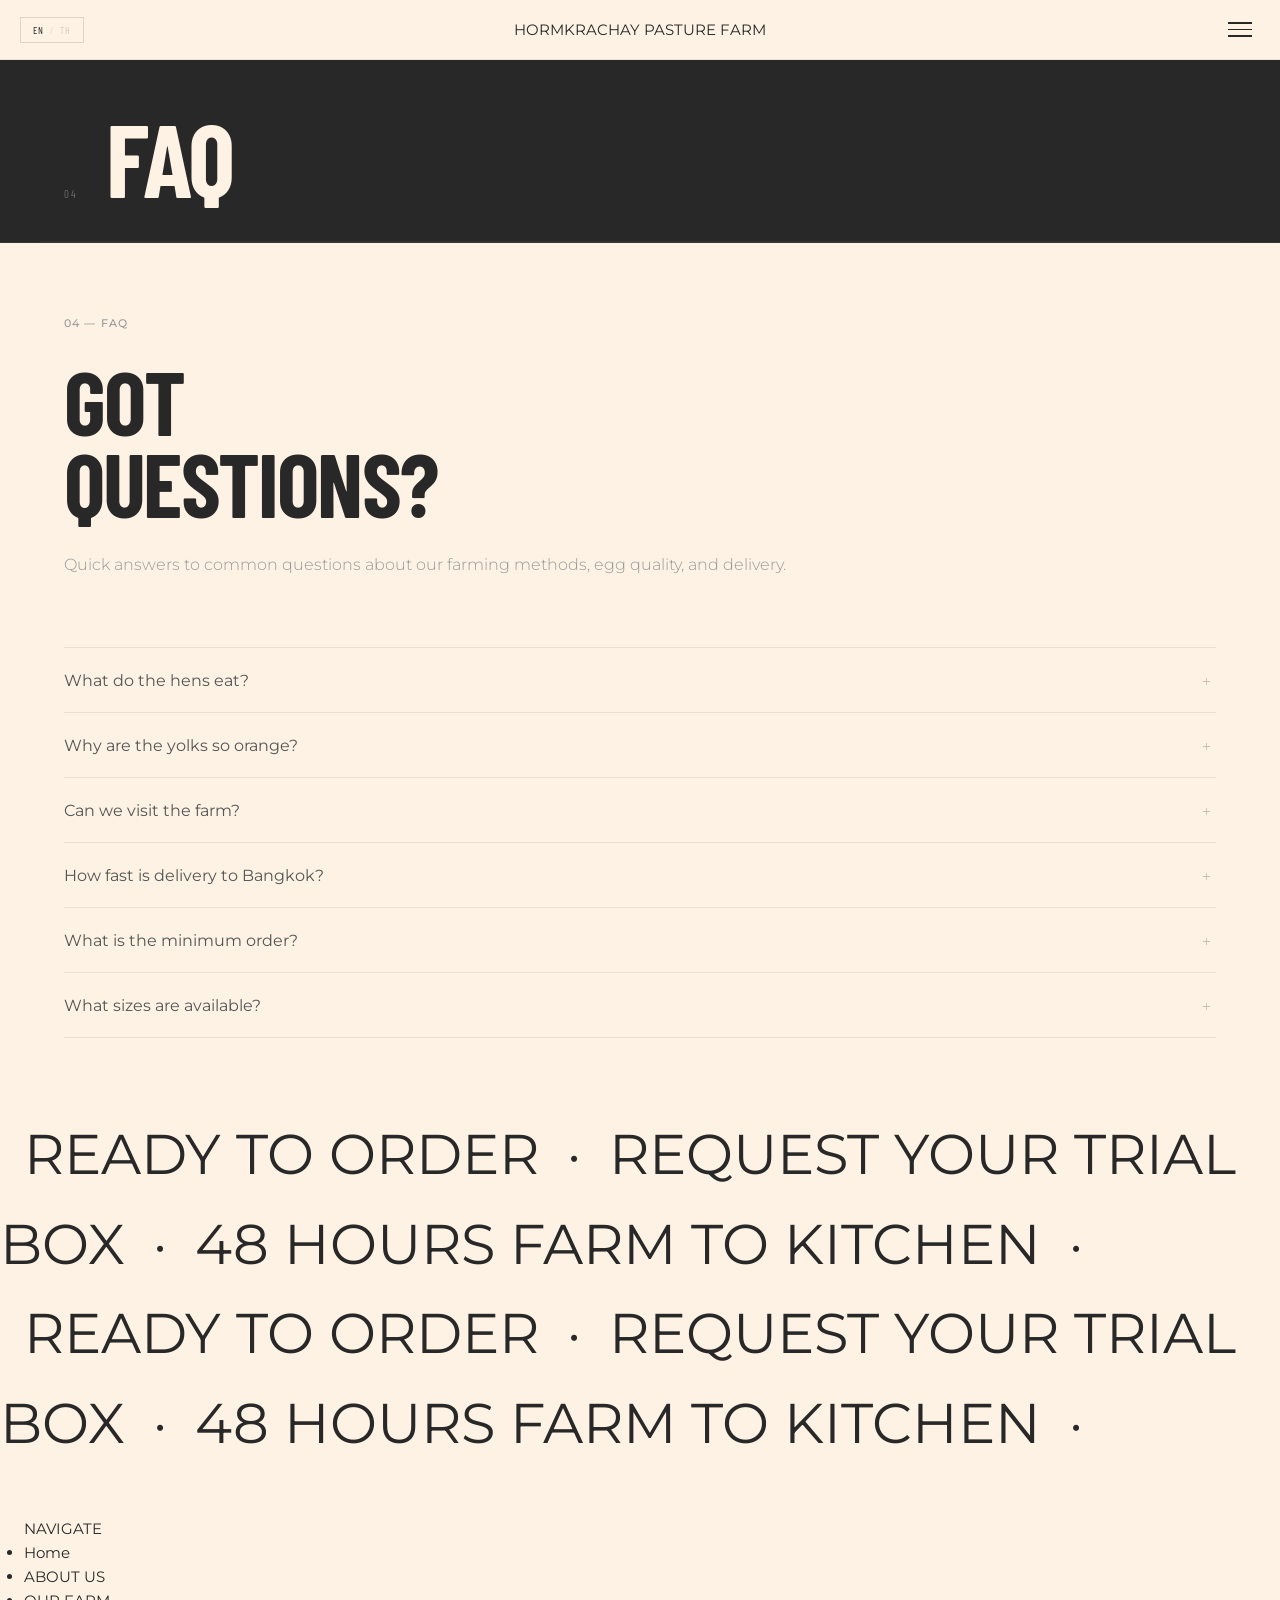
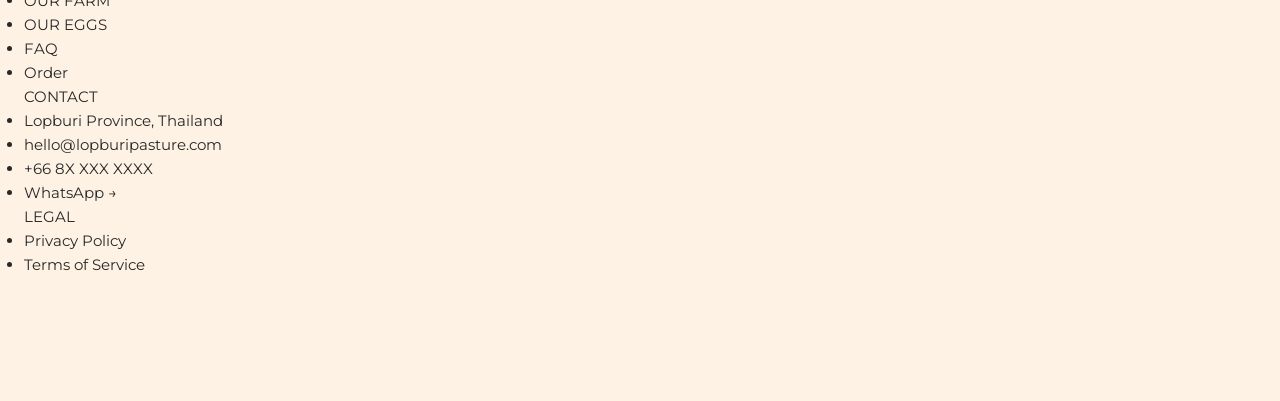
<file: faq.html>
<!DOCTYPE html>
<html lang="en">
<head>
  <meta charset="UTF-8" />
  <meta name="viewport" content="width=device-width, initial-scale=1.0" />
  <title>FAQ — Hormkrachay Pasture Farm</title>
  <link rel="preconnect" href="https://fonts.googleapis.com" />
  <link rel="preconnect" href="https://fonts.gstatic.com" crossorigin />
  <link href="https://fonts.googleapis.com/css2?family=Barlow+Condensed:wght@600;700&family=Cormorant+Garamond:ital,wght@0,300;1,300;1,400&family=Montserrat:wght@300;400;500&family=Roboto:wght@300;400&family=Playfair+Display:wght@400&display=swap" rel="stylesheet" />
  <link rel="stylesheet" href="styles.css" />
</head>
<body>

  <!-- NAV -->
  <nav class="nav" id="nav">
    <div class="nav-links">
      <a href="index.html#about-expanded" data-i18n="nav_about">ABOUT US</a>
      <a href="index.html#farm-expanded"        data-i18n="nav_farm">OUR FARM</a>
      <a href="index.html#eggs-expanded"   data-i18n="nav_eggs">OUR EGGS</a>
      <a href="faq.html"         data-i18n="nav_faq">FAQ</a>
    </div>
    <a href="index.html" class="nav-brand" data-i18n="nav_brand">LOPBURI PASTURE</a>
    <div class="nav-right">
      <button class="lang-toggle" id="langToggle" aria-label="Toggle language">
        <span class="lang-opt" data-lang="en">EN</span>
        <span class="lang-sep">/</span>
        <span class="lang-opt" data-lang="th">TH</span>
      </button>
      <a href="index.html#contact-expanded" class="btn-nav" data-i18n="nav_cta">CONTACT US</a>
    </div>
    <button class="nav-hamburger" id="navHamburger" aria-label="Open menu">
      <span></span><span></span><span></span>
    </button>
  </nav>

  <!-- MOBILE DRAWER -->
  <div class="mobile-drawer" id="mobileDrawer">
    <button class="drawer-close" id="drawerClose">✕</button>
    <div class="drawer-links">
      <a href="index.html#about-expanded" onclick="closeDrawer()" data-i18n="nav_about">ABOUT US</a>
      <a href="index.html#farm-expanded"        onclick="closeDrawer()" data-i18n="nav_farm">OUR FARM</a>
      <a href="index.html#eggs-expanded"   onclick="closeDrawer()" data-i18n="nav_eggs">OUR EGGS</a>
      <a href="faq.html"         onclick="closeDrawer()" data-i18n="nav_faq">FAQ</a>
    </div>
    <a href="index.html#contact-expanded" onclick="closeDrawer()" class="drawer-cta" data-i18n="nav_cta">CONTACT US</a>
  </div>

  <!-- PAGE HERO BAND -->
  <div class="page-band">
    <div class="container">
      <span class="page-band-num">04</span>
      <h1 class="page-band-title" data-i18n="nav_faq">FAQ</h1>
    </div>
  </div>

  <!-- FAQ -->
  <section class="section section-off" id="faq">
    <div class="container faq-container">
      <div class="faq-left">
        <div class="section-label" data-i18n="faq_label">04 — FAQ</div>
        <h2 class="faq-h2" data-i18n="faq_title">GOT<br>QUESTIONS?</h2>
        <p class="body-text" data-i18n="faq_sub">Quick answers to common questions about our farming methods, egg quality, and delivery.</p>
      </div>
      <div class="faq-list">
        <div class="faq-item">
          <button class="faq-btn" aria-expanded="false">
            <span data-i18n="faq_q1">What do the hens eat?</span>
            <span class="faq-icon">+</span>
          </button>
          <div class="faq-answer" data-i18n="faq_a1">Our hens graze freely on open pasture and are supplemented with a non-GMO grain mix and Black Soldier Fly larvae for natural insect protein. No synthetic additives, antibiotics, or growth hormones — ever.</div>
        </div>
        <div class="faq-item">
          <button class="faq-btn" aria-expanded="false">
            <span data-i18n="faq_q2">Why are the yolks so orange?</span>
            <span class="faq-icon">+</span>
          </button>
          <div class="faq-answer" data-i18n="faq_a2">The deep amber yolk colour comes from carotenoids — natural pigments found in the grasses, insects, and forage our hens eat daily. This is a reliable marker of both diet quality and nutritional density.</div>
        </div>
        <div class="faq-item">
          <button class="faq-btn" aria-expanded="false">
            <span data-i18n="faq_q3">Can we visit the farm?</span>
            <span class="faq-icon">+</span>
          </button>
          <div class="faq-answer" data-i18n="faq_a3">Yes — we welcome scheduled visits from wholesale buyers, chefs, and media. Please contact us to arrange a farm tour. We believe in full transparency and are proud to show you exactly how we operate.</div>
        </div>
        <div class="faq-item">
          <button class="faq-btn" aria-expanded="false">
            <span data-i18n="faq_q4">How fast is delivery to Bangkok?</span>
            <span class="faq-icon">+</span>
          </button>
          <div class="faq-answer" data-i18n="faq_a4">Eggs are collected, graded, and dispatched within 24 hours. Bangkok delivery typically arrives within 48 hours of collection, maintaining peak freshness. We operate on a scheduled twice-weekly run for wholesale clients.</div>
        </div>
        <div class="faq-item">
          <button class="faq-btn" aria-expanded="false">
            <span data-i18n="faq_q5">What is the minimum order?</span>
            <span class="faq-icon">+</span>
          </button>
          <div class="faq-answer" data-i18n="faq_a5">Minimum order is 1,000 eggs per month for the standard B2B subscription. Trial boxes (30 eggs) are available on request before committing. Payment terms: COD or 7-day net for established accounts.</div>
        </div>
        <div class="faq-item">
          <button class="faq-btn" aria-expanded="false">
            <span data-i18n="faq_q6">What sizes are available?</span>
            <span class="faq-icon">+</span>
          </button>
          <div class="faq-answer" data-i18n="faq_a6">We grade by weight: No.0 Jumbo (70g+), No.1 Extra Large (65–70g), No.2 Large (60–65g), No.3 Medium (55–60g), No.4 Small (under 55g). No.2 Large is our hero SKU at ฿8.55/egg for volume accounts.</div>
        </div>
      </div>
    </div>
  </section>

  <!-- FOOTER MARQUEE -->
  <a href="index.html#contact-expanded" class="footer-marquee">
    <div class="footer-marquee-inner">
      <div class="footer-marquee-track">
        <span class="fm-item">READY TO ORDER</span>
        <span class="fm-sep">·</span>
        <span class="fm-item">REQUEST YOUR TRIAL BOX</span>
        <span class="fm-sep">·</span>
        <span class="fm-item">48 HOURS FARM TO KITCHEN</span>
        <span class="fm-sep">·</span>
        <span class="fm-item">READY TO ORDER</span>
        <span class="fm-sep">·</span>
        <span class="fm-item">REQUEST YOUR TRIAL BOX</span>
        <span class="fm-sep">·</span>
        <span class="fm-item">48 HOURS FARM TO KITCHEN</span>
        <span class="fm-sep">·</span>
      </div>
    </div>
  </a>

  <!-- SITE DIRECTORY -->
  <section class="site-dir">
    <div class="site-dir-inner">
      <div class="site-dir-col">
        <p class="sdc-head" data-i18n="dir_col_navigate">NAVIGATE</p>
        <ul class="sdc-list">
          <li><a href="index.html"        data-i18n="dir_home">Home</a></li>
          <li><a href="index.html#about-expanded"  data-i18n="nav_about">About Us</a></li>
          <li><a href="index.html#farm-expanded"         data-i18n="nav_farm">Our Farm</a></li>
          <li><a href="index.html#eggs-expanded"    data-i18n="nav_eggs">Our Eggs</a></li>
          <li><a href="faq.html"          data-i18n="nav_faq">FAQ</a></li>
          <li><a href="index.html#contact-expanded"      data-i18n="dir_contact">Order</a></li>
        </ul>
      </div>
      <div class="site-dir-col">
        <p class="sdc-head" data-i18n="footer_contact_head">CONTACT</p>
        <ul class="sdc-list">
          <li data-i18n="footer_location">Lopburi Province, Thailand</li>
          <li>hello@lopburipasture.com</li>
          <li>+66 8X XXX XXXX</li>
          <li><a href="#" data-i18n="footer_whatsapp">WhatsApp →</a></li>
        </ul>
      </div>
      <div class="site-dir-col">
        <p class="sdc-head" data-i18n="dir_col_legal">LEGAL</p>
        <ul class="sdc-list">
          <li><a href="#" data-i18n="footer_privacy">Privacy Policy</a></li>
          <li><a href="#" data-i18n="footer_terms">Terms of Service</a></li>
        </ul>
      </div>
    </div>
  </section>

  <!-- FOOTER BAR -->
  <div class="footer-bar">
    <div class="footer-bottom">
      <span data-i18n="footer_copy">© 2026 Hormkrachay Pasture Farm. All rights reserved.</span>
      <div class="footer-legal">
        <a href="#" data-i18n="footer_privacy">Privacy Policy</a>
        <a href="#" data-i18n="footer_terms">Terms of Service</a>
      </div>
    </div>
  </div>

  <script src="script.js"></script>
</body>
</html>
</file>
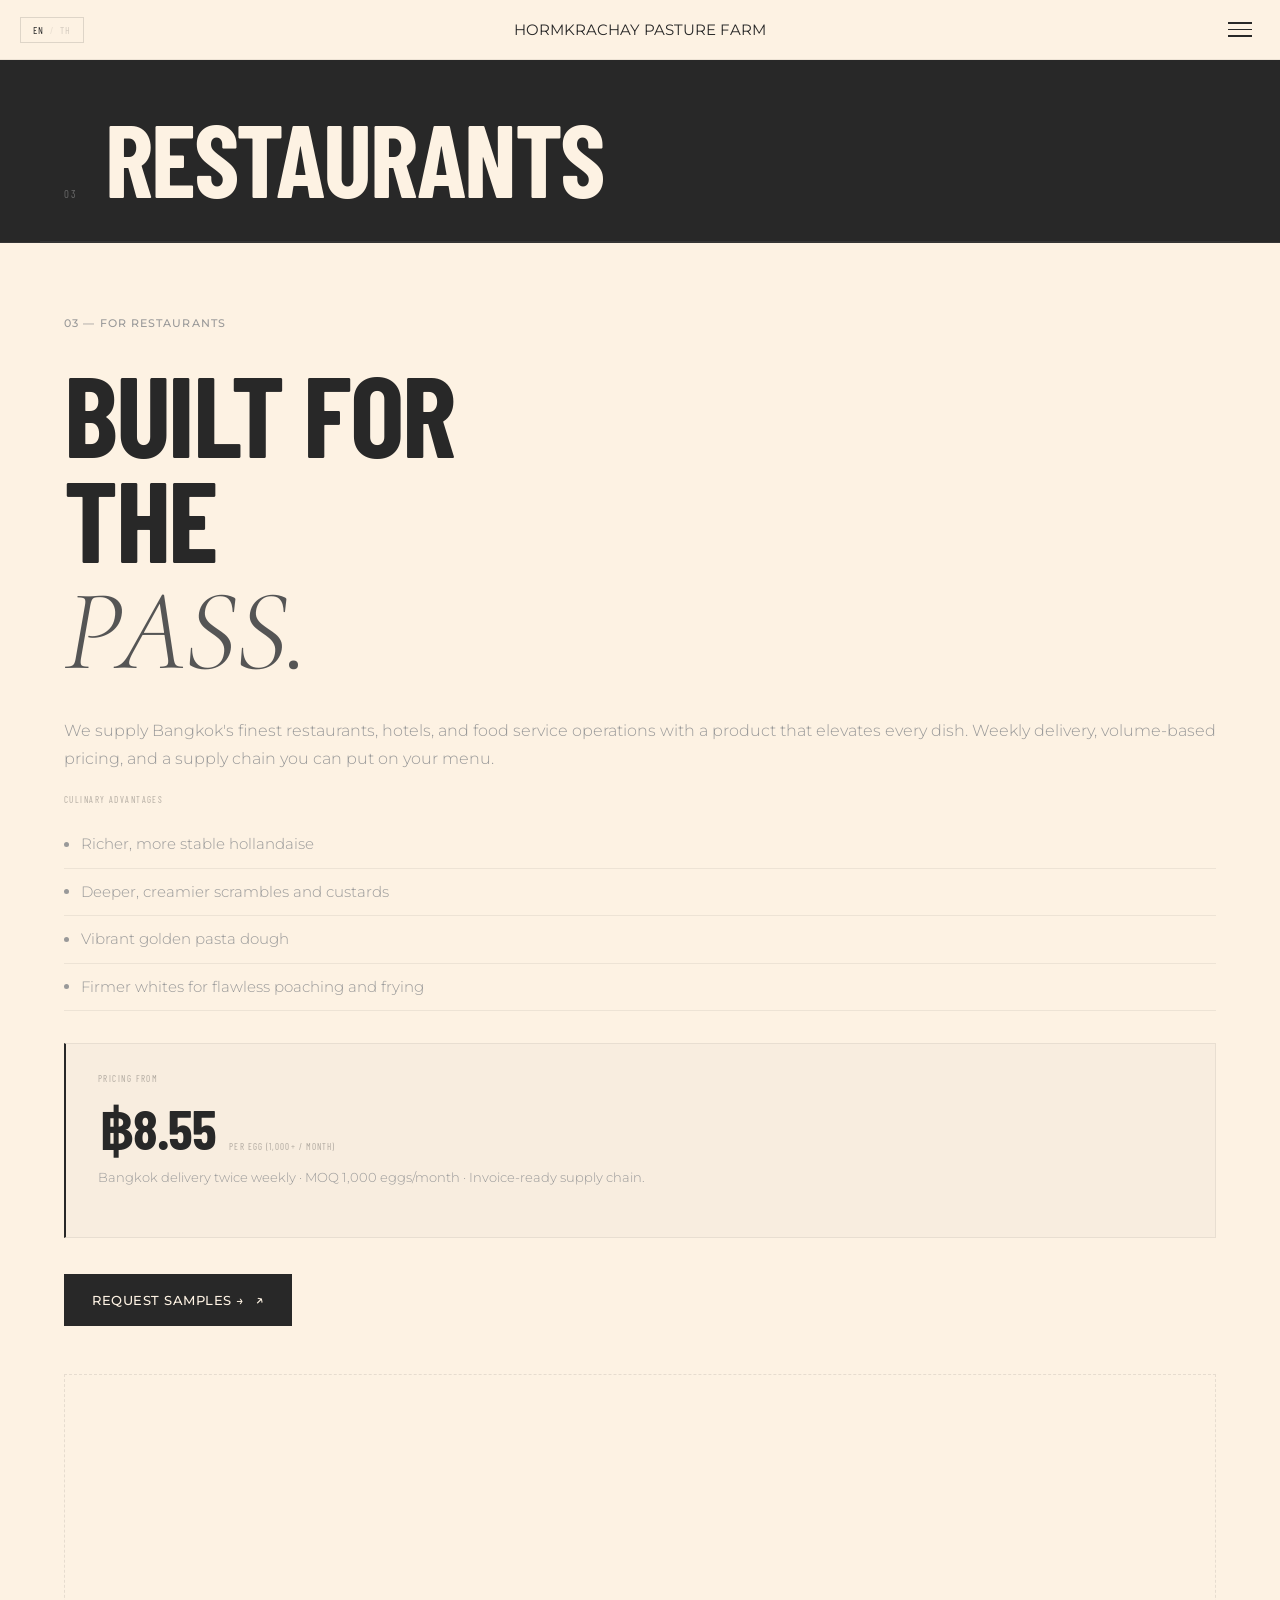
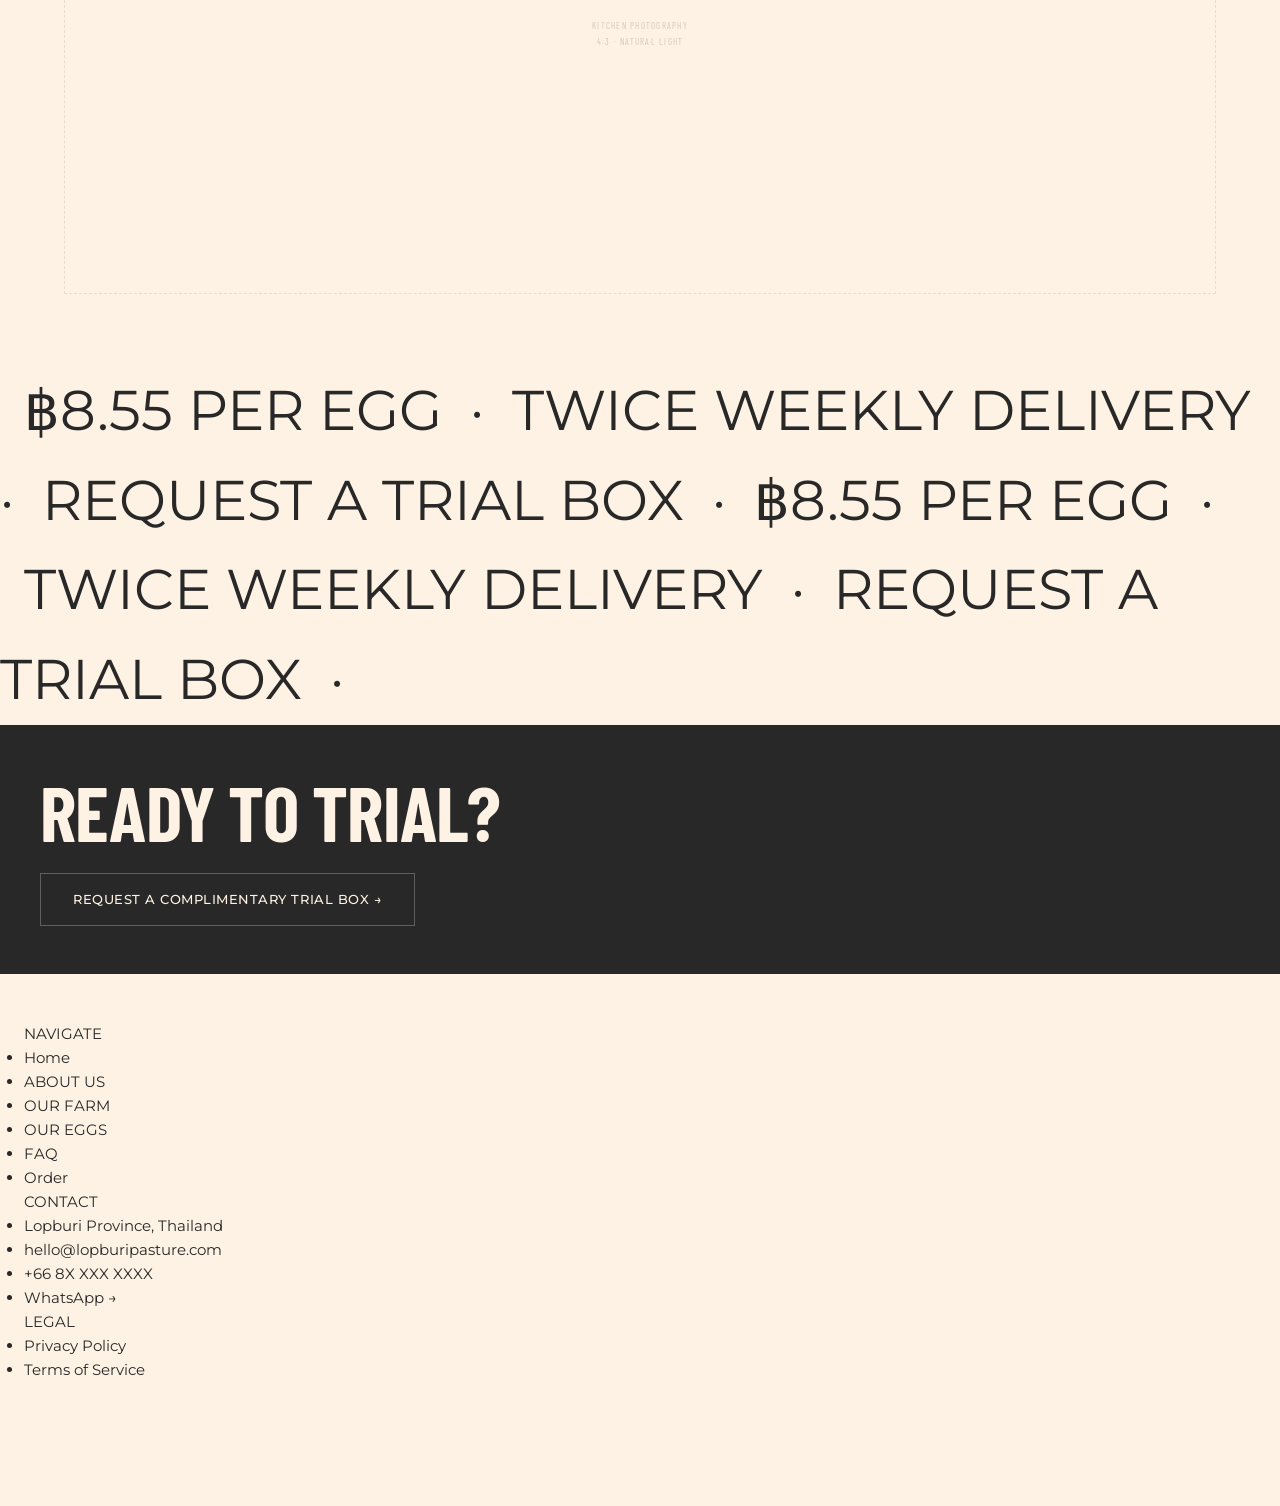
<file: restaurants.html>
<!DOCTYPE html>
<html lang="en">
<head>
  <meta charset="UTF-8" />
  <meta name="viewport" content="width=device-width, initial-scale=1.0" />
  <title>For Restaurants — Hormkrachay Pasture Farm</title>
  <link rel="preconnect" href="https://fonts.googleapis.com" />
  <link rel="preconnect" href="https://fonts.gstatic.com" crossorigin />
  <link href="https://fonts.googleapis.com/css2?family=Barlow+Condensed:wght@600;700&family=Cormorant+Garamond:ital,wght@0,300;1,300;1,400&family=Montserrat:wght@300;400;500&family=Roboto:wght@300;400&family=Playfair+Display:wght@400&display=swap" rel="stylesheet" />
  <link rel="stylesheet" href="styles.css" />
</head>
<body>

  <!-- NAV -->
  <nav class="nav" id="nav">
    <div class="nav-links">
      <a href="index.html#about-expanded" data-i18n="nav_about">ABOUT US</a>
      <a href="index.html#farm-expanded"        data-i18n="nav_farm">OUR FARM</a>
      <a href="index.html#eggs-expanded"   data-i18n="nav_eggs">OUR EGGS</a>
      <a href="faq.html"         data-i18n="nav_faq">FAQ</a>
    </div>
    <a href="index.html" class="nav-brand" data-i18n="nav_brand">LOPBURI PASTURE</a>
    <div class="nav-right">
      <button class="lang-toggle" id="langToggle" aria-label="Toggle language">
        <span class="lang-opt" data-lang="en">EN</span>
        <span class="lang-sep">/</span>
        <span class="lang-opt" data-lang="th">TH</span>
      </button>
      <a href="index.html#contact-expanded" class="btn-nav" data-i18n="nav_cta">CONTACT US</a>
    </div>
    <button class="nav-hamburger" id="navHamburger" aria-label="Open menu">
      <span></span><span></span><span></span>
    </button>
  </nav>

  <!-- MOBILE DRAWER -->
  <div class="mobile-drawer" id="mobileDrawer">
    <button class="drawer-close" id="drawerClose">✕</button>
    <div class="drawer-links">
      <a href="index.html#about-expanded" onclick="closeDrawer()" data-i18n="nav_about">ABOUT US</a>
      <a href="index.html#farm-expanded"        onclick="closeDrawer()" data-i18n="nav_farm">OUR FARM</a>
      <a href="index.html#eggs-expanded"   onclick="closeDrawer()" data-i18n="nav_eggs">OUR EGGS</a>
      <a href="faq.html"         onclick="closeDrawer()" data-i18n="nav_faq">FAQ</a>
    </div>
    <a href="index.html#contact-expanded" onclick="closeDrawer()" class="drawer-cta" data-i18n="nav_cta">CONTACT US</a>
  </div>

  <!-- PAGE HERO BAND -->
  <div class="page-band">
    <div class="container">
      <span class="page-band-num">03</span>
      <h1 class="page-band-title" data-i18n="nav_restaurants">RESTAURANTS</h1>
    </div>
  </div>

  <!-- FOR RESTAURANTS -->
  <section class="section" id="restaurants">
    <div class="container">
      <div class="section-label" data-i18n="rest_label">03 — FOR RESTAURANTS</div>
      <div class="split-layout reverse">
        <div class="split-text">
          <h2 class="section-h2" data-i18n="rest_title">BUILT FOR<br>THE<br><em>PASS.</em></h2>
          <p class="body-text" data-i18n="rest_sub">We supply Bangkok's finest restaurants, hotels, and food service operations with a product that elevates every dish. Weekly delivery, volume-based pricing, and a supply chain you can put on your menu.</p>
          <div class="culinary-block">
            <p class="block-label" data-i18n="rest_adv_label">CULINARY ADVANTAGES</p>
            <ul class="culinary-list">
              <li data-i18n="rest_li1">Richer, more stable hollandaise</li>
              <li data-i18n="rest_li2">Deeper, creamier scrambles and custards</li>
              <li data-i18n="rest_li3">Vibrant golden pasta dough</li>
              <li data-i18n="rest_li4">Firmer whites for flawless poaching and frying</li>
            </ul>
          </div>
          <div class="pricing-strip">
            <p class="block-label" data-i18n="rest_pricing_label">PRICING FROM</p>
            <div class="price-row">
              <span class="price-num">฿8.55</span>
              <span class="price-unit" data-i18n="rest_per_egg">PER EGG (1,000+ / MONTH)</span>
            </div>
            <p class="body-text small" data-i18n="rest_delivery">Bangkok delivery twice weekly · MOQ 1,000 eggs/month · Invoice-ready supply chain.</p>
          </div>
          <a href="index.html#contact-expanded" class="btn-primary" data-i18n="rest_cta">REQUEST SAMPLES →</a>
        </div>
        <div class="split-img">
          <div class="img-placeholder tall">
            <span class="img-placeholder-label">KITCHEN PHOTOGRAPHY<br>4:3 · NATURAL LIGHT</span>
          </div>
        </div>
      </div>
    </div>
  </section>

  <!-- FOOTER MARQUEE -->
  <a href="index.html#contact-expanded" class="footer-marquee">
    <div class="footer-marquee-inner">
      <div class="footer-marquee-track">
        <span class="fm-item">฿8.55 PER EGG</span>
        <span class="fm-sep">·</span>
        <span class="fm-item">TWICE WEEKLY DELIVERY</span>
        <span class="fm-sep">·</span>
        <span class="fm-item">REQUEST A TRIAL BOX</span>
        <span class="fm-sep">·</span>
        <span class="fm-item">฿8.55 PER EGG</span>
        <span class="fm-sep">·</span>
        <span class="fm-item">TWICE WEEKLY DELIVERY</span>
        <span class="fm-sep">·</span>
        <span class="fm-item">REQUEST A TRIAL BOX</span>
        <span class="fm-sep">·</span>
      </div>
    </div>
  </a>

  <!-- FULL-WIDTH CTA BAND -->
  <div class="cta-band">
    <div class="cta-band-inner">
      <p class="cta-band-text" data-i18n="cta_band_text">READY TO TRIAL?</p>
      <a href="index.html#contact-expanded" class="btn-band" data-i18n="cta_band_btn">REQUEST A COMPLIMENTARY TRIAL BOX →</a>
    </div>
  </div>

  <!-- SITE DIRECTORY -->
  <section class="site-dir">
    <div class="site-dir-inner">
      <div class="site-dir-col">
        <p class="sdc-head" data-i18n="dir_col_navigate">NAVIGATE</p>
        <ul class="sdc-list">
          <li><a href="index.html"        data-i18n="dir_home">Home</a></li>
          <li><a href="index.html#about-expanded"  data-i18n="nav_about">About Us</a></li>
          <li><a href="index.html#farm-expanded"         data-i18n="nav_farm">Our Farm</a></li>
          <li><a href="index.html#eggs-expanded"    data-i18n="nav_eggs">Our Eggs</a></li>
          <li><a href="faq.html"          data-i18n="nav_faq">FAQ</a></li>
          <li><a href="index.html#contact-expanded"      data-i18n="dir_contact">Order</a></li>
        </ul>
      </div>
      <div class="site-dir-col">
        <p class="sdc-head" data-i18n="footer_contact_head">CONTACT</p>
        <ul class="sdc-list">
          <li data-i18n="footer_location">Lopburi Province, Thailand</li>
          <li>hello@lopburipasture.com</li>
          <li>+66 8X XXX XXXX</li>
          <li><a href="#" data-i18n="footer_whatsapp">WhatsApp →</a></li>
        </ul>
      </div>
      <div class="site-dir-col">
        <p class="sdc-head" data-i18n="dir_col_legal">LEGAL</p>
        <ul class="sdc-list">
          <li><a href="#" data-i18n="footer_privacy">Privacy Policy</a></li>
          <li><a href="#" data-i18n="footer_terms">Terms of Service</a></li>
        </ul>
      </div>
    </div>
  </section>

  <!-- FOOTER BAR -->
  <div class="footer-bar">
    <div class="footer-bottom">
      <span data-i18n="footer_copy">© 2026 Hormkrachay Pasture Farm. All rights reserved.</span>
      <div class="footer-legal">
        <a href="#" data-i18n="footer_privacy">Privacy Policy</a>
        <a href="#" data-i18n="footer_terms">Terms of Service</a>
      </div>
    </div>
  </div>

  <script src="script.js"></script>
</body>
</html>
</file>
<file: styles.css>
/* =============================================
   LOPBURI PASTURE — STYLES
   Cargokite-inspired dark editorial aesthetic
   ============================================= */

*, *::before, *::after { box-sizing: border-box; margin: 0; padding: 0; }

@font-face { font-family: 'Sukhumvit Set'; src: url('font/SukhumvitSet-Thin.ttf') format('truetype'); font-weight: 100; font-display: swap; }
@font-face { font-family: 'Sukhumvit Set'; src: url('font/SukhumvitSet-Light.ttf') format('truetype'); font-weight: 300; font-display: swap; }
@font-face { font-family: 'Sukhumvit Set'; src: url('font/SukhumvitSet-Text.ttf') format('truetype'); font-weight: 400; font-display: swap; }
@font-face { font-family: 'Sukhumvit Set'; src: url('font/SukhumvitSet-Medium.ttf') format('truetype'); font-weight: 500; font-display: swap; }
@font-face { font-family: 'Sukhumvit Set'; src: url('font/SukhumvitSet-SemiBold.ttf') format('truetype'); font-weight: 600; font-display: swap; }
@font-face { font-family: 'Sukhumvit Set'; src: url('font/SukhumvitSet-Bold.ttf') format('truetype'); font-weight: 700; font-display: swap; }



:root {
  /* ── 3-COLOR PALETTE ──────────────────── */
  /* 1. White — all light surfaces          */
  --bg:       #fdf2e3;
  --bg-off:   #fdf2e3;
  --bg-white: #fdf2e3;
  /* 2. Black — text, dark sections         */
  --bg-dark:  #282828;
  --bg-dark2: #282828;
  --ink:      #282828;
  --ink2:     #555555;
  --ink3:     #999999;
  /* 3. Gold — MINIMAL USE ONLY             */
  /*    (nav CTA, ticker band, btn hover)   */
  --amber:    #B08A2A;
  --amber2:   #8E6E1E;
  /* Borders                                */
  --border:   rgba(40,40,40,0.08);
  --border-d: rgba(255,255,255,0.08);

  --font-display: 'Barlow Condensed', sans-serif;
  --font-hero:    'Ramabhadra', sans-serif;
  --font-accent:  'Cormorant Garamond', serif;
  --font-sans:    'Montserrat', sans-serif;
}

html[lang="th"] {
  --font-display: 'Noto Sans Thai', sans-serif;
  --font-hero:    'Noto Sans Thai', sans-serif;
  --font-accent:  'Noto Sans Thai', sans-serif;
  --font-sans:    'Noto Sans Thai', sans-serif;
}
html[lang="th"] .nav-links a {
  font-family: 'Noto Sans Thai', sans-serif;
  font-size: 14px;
  font-weight: 600;
}
html[lang="th"] .panel-heading {
  font-family: 'Noto Sans Thai', sans-serif;
  font-weight: 700;
  font-size: 20px;
}
html[lang="th"] .panel-footer-block {
  font-family: 'Mitr', sans-serif;
}
html[lang="th"] .eggs-editorial-heading {
  font-weight: 700;
}
html[lang="th"] .eggs-editorial-heading {
  font-family: 'Noto Sans Thai', sans-serif;
}
html[lang="th"] .eggs-editorial-body {
  font-family: 'Mitr', sans-serif;
  font-weight: 400;
  font-size: 18px;
}
html[lang="th"] em {
  font-style: italic;
}
html[lang="th"] .panel-heading em {
  font-size: 29px;
}
html[lang="th"] .hero-sub {
  font-size: 16px;
}

html { scroll-behavior: smooth; }
body {
  font-family: var(--font-sans);
  background: var(--bg);
  color: var(--ink);
  line-height: 1.6;
  font-size: 15px;
  overflow-x: hidden;
}

/* ── TYPOGRAPHY ────────────────────────────── */
em { font-style: italic; }
a  { text-decoration: none; color: inherit; }

.section-label {
  font-family: var(--font-sans);
  font-size: 11px;
  font-weight: 500;
  letter-spacing: 0.1em;
  text-transform: uppercase;
  color: var(--ink3);
  margin-bottom: 28px;
  display: block;
}
.section-label.light { color: rgba(255,255,255,0.35); }

.section-h2 {
  font-family: var(--font-display);
  font-size: clamp(72px, 9vw, 120px);
  font-weight: 700;
  line-height: 0.91;
  letter-spacing: -0.02em;
  text-transform: uppercase;
  color: var(--ink);
  margin-bottom: 32px;
}
.section-h2 em {
  font-family: var(--font-accent);
  font-weight: 300;
  font-style: italic;
  text-transform: none;
  color: var(--ink2);
}
.section-h2.light { color: var(--bg); }
.section-h2.light em { color: rgba(255,255,255,0.45); }

.body-text {
  font-family: var(--font-sans);
  font-size: 16px;
  font-weight: 300;
  line-height: 1.75;
  color: var(--ink3);
  margin-bottom: 20px;
}
.body-text.muted { color: var(--ink3); }
.body-text.small { font-size: 13px; }

/* ── BUTTONS ───────────────────────────────── */
.btn-primary {
  display: inline-flex;
  align-items: center;
  gap: 10px;
  font-family: var(--font-sans);
  font-size: 13px;
  font-weight: 500;
  letter-spacing: 0.04em;
  background: var(--ink);
  color: var(--bg);
  padding: 14px 28px;
  border: none;
  cursor: pointer;
  transition: background 0.25s, color 0.25s, gap 0.25s;
  position: relative;
  overflow: hidden;
}
.btn-primary::after {
  content: '↗';
  font-size: 15px;
  transition: transform 0.25s;
  display: inline-block;
}
.btn-primary:hover { background: var(--amber); color: var(--bg-white); gap: 14px; }
.btn-primary:hover::after { transform: translate(2px, -2px); }

/* Inverted — for use on dark sections */
.btn-primary.inverted {
  background: transparent;
  color: var(--bg);
  border: 1px solid rgba(245,242,235,0.3);
}
.btn-primary.inverted:hover { background: var(--amber); color: var(--bg-white); border-color: var(--amber); }
.btn-primary.full { width: 100%; justify-content: center; }
.btn-primary.full::after { display: none; }

.btn-ghost {
  display: inline-flex;
  align-items: center;
  gap: 8px;
  font-family: var(--font-sans);
  font-size: 13px;
  font-weight: 400;
  letter-spacing: 0.04em;
  color: var(--ink3);
  padding: 14px 0;
  background: transparent;
  border: none;
  cursor: pointer;
  transition: color 0.2s;
  border-bottom: 1px solid rgba(40,40,40,0.15);
}
.btn-ghost:hover { color: var(--ink); border-bottom-color: rgba(40,40,40,0.4); }

.btn-nav {
  font-family: var(--font-display);
  font-size: 13px;
  font-weight: 600;
  letter-spacing: 0.12em;
  background: transparent;
  color: var(--ink);
  padding: 0;
  transition: opacity 0.2s;
  white-space: nowrap;
  text-transform: uppercase;
}
.btn-nav:hover { opacity: 0.5; }
.nav--hero .btn-nav { color: #ffffff; }
.nav--hero.nav--scrolled .btn-nav { color: var(--ink); }

/* ── NAV ───────────────────────────────────── */
.nav {
  position: fixed;
  top: 0;
  left: 0;
  right: 0;
  z-index: 100;
  height: 78px;
  background: var(--bg);
  display: grid;
  grid-template-columns: 1fr auto 1fr;
  align-items: center;
  padding: 0 48px;
  border-bottom: 1px solid rgba(40,40,40,0.08);
  transition: background 0.8s ease, border-bottom-color 0.8s ease;
}

.nav-brand {
  justify-self: center;
  grid-column: 2;
  display: flex;
  align-items: center;
}
.nav-logo {
  height: 54px;
  width: auto;
  display: block;
  filter: brightness(0);
  transition: filter 1.2s ease;
}

.nav-links {
  display: flex;
  align-items: center;
  gap: 36px;
  grid-column: 1;
}
.nav-links a {
  font-family: var(--font-display);
  font-size: 14px;
  font-weight: 600;
  letter-spacing: 0.12em;
  color: #282828;
  transition: color 0.2s;
  position: relative;
}
.nav-links a::after {
  content: '.';
  opacity: 0;
  transition: opacity 0.2s;
}
.nav-links a:hover,
.nav-links a.active { color: var(--ink); }
.nav-links a:hover::after,
.nav-links a.active::after { opacity: 1; }

.nav-right {
  display: flex;
  align-items: center;
  gap: 20px;
  justify-self: end;
  grid-column: 3;
}

.lang-toggle {
  display: flex;
  align-items: center;
  gap: 6px;
  font-family: var(--font-display);
  font-size: 10px;
  letter-spacing: 0.1em;
  background: transparent;
  border: 1px solid rgba(40,40,40,0.14);
  color: rgba(40,40,40,0.4);
  padding: 6px 12px;
  cursor: pointer;
  transition: border-color 0.2s, color 0.2s;
}
.lang-toggle:hover { border-color: rgba(40,40,40,0.4); color: var(--ink); }
.lang-opt { transition: color 0.2s, opacity 0.2s; opacity: 0.45; }
.lang-opt.active { opacity: 1; color: var(--ink); }
.lang-sep { opacity: 0.25; }

.nav-hamburger {
  display: none;
  flex-direction: column;
  justify-content: center;
  gap: 5px;
  width: 40px;
  height: 40px;
  background: transparent;
  border: none;
  cursor: pointer;
  justify-self: end;
  grid-column: 3;
  padding: 8px;
}
.nav-hamburger span {
  display: block;
  height: 1.5px;
  background: var(--ink);
  transition: transform 0.2s, opacity 0.2s;
}

/* ── MOBILE DRAWER ─────────────────────────── */
.mobile-drawer {
  position: fixed;
  inset: 0;
  z-index: 200;
  background: var(--bg);
  display: flex;
  flex-direction: column;
  justify-content: center;
  padding: 48px;
  transform: translateX(100%);
  transition: transform 0.35s cubic-bezier(0.76, 0, 0.24, 1);
  border-left: 1px solid rgba(40,40,40,0.07);
}
.mobile-drawer.open { transform: translateX(0); }

.drawer-close {
  position: absolute;
  top: 24px;
  right: 28px;
  background: transparent;
  border: none;
  color: var(--ink);
  font-size: 20px;
  cursor: pointer;
  opacity: 0.4;
  transition: opacity 0.2s;
}
.drawer-close:hover { opacity: 1; }

.drawer-links {
  display: flex;
  flex-direction: column;
  gap: 0;
  margin-bottom: 0;
}
.drawer-links a {
  font-family: var(--font-display);
  font-size: clamp(40px, 10vw, 60px);
  font-weight: 700;
  letter-spacing: -0.01em;
  text-transform: uppercase;
  color: rgba(40,40,40,0.18);
  transition: color 0.2s;
  line-height: 1.15;
  border-bottom: 1px solid rgba(40,40,40,0.07);
  padding: 12px 0;
}
.drawer-links a:hover { color: var(--ink); }

.drawer-cta {
  font-family: var(--font-display);
  font-size: clamp(40px, 10vw, 60px);
  font-weight: 700;
  letter-spacing: -0.01em;
  text-transform: uppercase;
  color: rgba(40,40,40,0.18);
  transition: color 0.2s;
  line-height: 1.15;
  border-bottom: 1px solid rgba(40,40,40,0.07);
  padding: 12px 0;
  display: block;
}
.drawer-cta:hover { color: var(--ink); }

/* ── NAV HERO MODE (transparent over hero image) ─── */
.nav--hero {
  background: transparent;
  border-bottom-color: transparent;
  transition: background 0.8s ease, border-bottom-color 0.8s ease;
}
.nav--hero .nav-brand    { color: #ffffff; }
.nav--hero .nav-logo    { filter: brightness(0) invert(1); }
.nav--hero .nav-links a  { color: rgba(255,255,255,0.7); }
.nav--hero .nav-links a:hover,
.nav--hero .nav-links a.active { color: #ffffff; }
.nav--hero .lang-toggle  { color: rgba(255,255,255,0.55); border-color: rgba(255,255,255,0.2); }
.nav--hero .lang-toggle:hover { color: #ffffff; border-color: rgba(255,255,255,0.5); }
.nav--hero .lang-opt.active { color: #ffffff; }
.nav--hero .nav-hamburger span { background: #ffffff; }

/* Revert to light nav once scrolled */
.nav--hero.nav--scrolled {
  background: var(--bg);
  border-bottom-color: rgba(40,40,40,0.08);
}
.nav--hero.nav--scrolled .nav-brand    { color: var(--ink); }
.nav--hero.nav--scrolled .nav-logo    { filter: brightness(0); }
.nav--hero.nav--scrolled .nav-links a  { color: #282828; }
.nav--hero.nav--scrolled .nav-links a:hover,
.nav--hero.nav--scrolled .nav-links a.active { color: var(--ink); }
.nav--hero.nav--scrolled .lang-toggle  { color: rgba(40,40,40,0.4); border-color: rgba(40,40,40,0.14); }
.nav--hero.nav--scrolled .lang-toggle:hover { color: var(--ink); border-color: rgba(40,40,40,0.4); }
.nav--hero.nav--scrolled .lang-opt.active { color: var(--ink); }
.nav--hero.nav--scrolled .nav-hamburger span { background: var(--ink); }

/* ── HERO ──────────────────────────────────── */
.hero {
  position: relative;
  height: 100vh;
  min-height: 640px;
  overflow: hidden;
  background: var(--bg-dark);
}

/* Full-bleed background */
.hero-bg {
  position: absolute;
  inset: 0;
  z-index: 0;
}
.hero-img {
  width: 100%;
  height: 100%;
  object-fit: cover;
  object-position: center 40%;
  display: block;
}

.hero-video {
  width: 100%;
  height: 100%;
  object-fit: cover;
  object-position: center center;
  display: block;
}

/* Hero overlay — dark vignette, no white fade */
.hero-overlay {
  position: absolute;
  inset: 0;
  z-index: 1;
  background: linear-gradient(
    to top,
    rgba(0,0,0,0.35) 0%,
    rgba(0,0,0,0.10) 40%,
    transparent 70%
  );
}

/* Content — centered, pinned to bottom */
.hero-content {
  position: absolute;
  inset: 0;
  z-index: 2;
  display: flex;
  flex-direction: column;
  justify-content: flex-end;
  align-items: center;
  padding: 0 64px 96px;
}

/* Left-aligned text block */
.hero-center {
  display: flex;
  flex-direction: column;
  align-items: center;
  text-align: center;
  max-width: 640px;
  width: 100%;
}

/* Pill badge */
.hero-pill {
  display: inline-block;
  padding: 7px 20px;
  background: rgba(255,255,255,0.1);
  backdrop-filter: blur(6px);
  border: 1px solid rgba(255,255,255,0.18);
  border-radius: 100px;
  font-family: var(--font-display);
  font-size: 10px;
  font-weight: 500;
  letter-spacing: 0.2em;
  text-transform: uppercase;
  color: rgba(255,255,255,0.75);
  margin-bottom: 32px;
}

.hero-h1 {
  font-family: 'Instrument Serif', serif;
  font-size: clamp(40px, 7vw, 108px);
  font-weight: 400;
  line-height: 1.05;
  letter-spacing: -0.01em;
  text-transform: none;
  color: #ffffff;
  margin-bottom: 20px;
  white-space: nowrap;
}
.hero-h1 em {
  font-family: 'Playfair Display', serif;
  font-weight: 400;
  font-style: normal;
  text-transform: none;
  color: #ffffff;
}

.hero-sub {
  font-family: 'Host Grotesk', sans-serif;
  font-style: normal;
  font-size: 15px;
  font-weight: 400;
  letter-spacing: -0.05em;
  line-height: 1.3;
  color: rgba(255,255,255,1);
  max-width: 560px;
  margin-bottom: 0;
}

/* kept for animation keyframe only */
.hero-scroll-line::after {
  content: '';
  position: absolute;
  top: 0;
  left: -100%;
  width: 100%;
  height: 100%;
  background: rgba(255,255,255,0.6);
  animation: scroll-line 2s ease-in-out infinite;
}
@keyframes scroll-line {
  0%   { left: -100%; }
  50%  { left: 0; }
  100% { left: 100%; }
}

/* ── IMAGE PLACEHOLDER ─────────────────────── */
.img-placeholder {
  width: 100%;
  height: 100%;
  min-height: 360px;
  background: var(--bg-off);
  display: flex;
  align-items: center;
  justify-content: center;
  border: 1px dashed rgba(40,40,40,0.1);
}
.img-placeholder.tall { min-height: 520px; }
.img-placeholder-label {
  font-family: var(--font-display);
  font-size: 9px;
  letter-spacing: 0.14em;
  text-transform: uppercase;
  color: rgba(40,40,40,0.2);
  text-align: center;
  line-height: 1.8;
}

/* ── TICKER ────────────────────────────────── */
.ticker-wrap {
  overflow: hidden;
  background: var(--amber);
  padding: 13px 0;
}
.ticker {
  display: inline-flex;
  gap: 28px;
  white-space: nowrap;
  animation: ticker 30s linear infinite;
  font-family: var(--font-sans);
  font-size: 11px;
  font-weight: 500;
  letter-spacing: 0.12em;
  text-transform: uppercase;
  color: rgba(40,40,40,0.7);
}
.ticker .dot {
  color: var(--bg-dark);
  opacity: 0.35;
}
@keyframes ticker {
  from { transform: translateX(0); }
  to   { transform: translateX(-50%); }
}

/* ── SCROLL ANIMATIONS ──────────────────────── */
.reveal {
  opacity: 0;
  transform: translateY(40px);
  transition: opacity 1.4s ease, transform 1.4s ease;
}
.reveal.visible {
  opacity: 1;
  transform: translateY(0);
}
.reveal-delay-1 { transition-delay: 0.1s; }
.reveal-delay-2 { transition-delay: 0.2s; }
.reveal-delay-3 { transition-delay: 0.35s; }

/* ── ABOUT SECTION (SLIDE EFFECT) ────────────────── */
.about-scroll-wrapper {
  height: 300vh; /* Plenty of scroll room for smooth animation */
  position: relative;
  /* Pre-entry handled via --pre-progress in JS. Sticky text shrink (0-25%), drawer (25-85%). */
  --progress-text:   clamp(0, calc(var(--scroll-progress) / 0.25), 1);
  --progress-drawer: clamp(0, calc((var(--scroll-progress) - 0.25) * 1.6667), 1);
}
.scroll-anchor {
  position: absolute;
  top: 150vh; /* Landing spot at 75% progress (drawer fully expanded) */
  left: 0;
  width: 1px;
  height: 1px;
  pointer-events: none;
}
.about-slide-container {
  position: sticky;
  top: 0;
  width: 100%;
  height: 100vh;
  overflow: hidden;
  display: flex;
}

/* Left portion (Background) */
.about-slide-bg {
  position: absolute;
  top: 0;
  left: 0;
  height: 100vh;
  /* Width shrinks dynamically from 100vw down to 50vw based on progress */
  width: calc(100vw - (var(--progress-drawer) * 50vw));
  z-index: 1;
  overflow: hidden;
  display: flex;
  align-items: center;
  justify-content: center;
}
.about-bg-img {
  width: 100vw; /* Keeps image full width, so it gets covered rather than squeezed */
  height: 100%;
  object-fit: cover;
  object-position: center 30%;
  position: absolute;
  left: 0;
  top: 0;
  z-index: -2;
  transform-origin: center center;
  /* Start zoomed in at scale 1.1, smoothly zoom out to 1.0 continuously over the entire scroll */
  transform: translateZ(0) scale(calc(1.12 - (var(--scroll-progress) * 0.12)));
  backface-visibility: hidden;
}
.about-slide-overlay {
  position: absolute;
  inset: 0;
  background: linear-gradient(
    135deg,
    rgba(0,0,0,0.38) 0%,
    rgba(0,0,0,0.12) 45%,
    rgba(0,0,0,0.08) 100%
  );
  z-index: -1;
}
.about-slide-bg-content {
  z-index: 2;
  text-align: center;
  padding: 0 5%;
  max-width: 1200px;
  /* Pre-entry: 1.2→1.0 as section enters viewport. Sticky: 1.0→0.90 during first 25% scroll. */
  transform: scale(calc(1.2 - (var(--pre-progress, 0) * 0.20) - (var(--progress-text) * 0.10))) translateZ(0);
}
.farm-visit-btn {
  display: inline-block;
  margin-top: 56px;
  padding: 0;
  background: none;
  color: #ffffff;
  font-family: 'Montserrat', sans-serif;
  font-size: 11px;
  font-weight: 600;
  letter-spacing: 0.2em;
  text-transform: uppercase;
  text-decoration: underline;
  text-underline-offset: 4px;
  transition: opacity 0.2s;
}
.farm-visit-btn:hover {
  opacity: 0.7;
}
.about-slide-heading {
  font-family: 'Montserrat', sans-serif;
  font-size: clamp(48px, 8vw, 110px);
  font-weight: 800;
  line-height: 0.95;
  letter-spacing: -0.01em;
  text-transform: uppercase;
  color: #ffffff;
  backface-visibility: hidden;
  -webkit-font-smoothing: antialiased;
}
.about-slide-heading em {
  font-style: normal;
}
html[lang="th"] .about-slide-heading {
  font-style: normal;
}
html[lang="th"] .about-slide-heading em {
  font-style: normal;
}

.about-slide-eyebrow {
  position: absolute;
  top: 200px;
  left: 50%;
  transform: translateX(-50%);
  z-index: 3;
  font-family: var(--font-sans);
  font-size: 14px;
  font-weight: 700;
  letter-spacing: 0.4em;
  text-transform: uppercase;
  color: #ffffff;
  white-space: nowrap;
  pointer-events: none;
}

/* Right portion (White Panel) */
.about-slide-panel {
  position: absolute;
  right: 0;
  top: 0;
  width: 50vw; /* Match the 50vw we subtract from the bg */
  height: 100vh;
  background: #fdf2e3;
  z-index: 2;
  /* Translate based on progress (1 = full off screen right, 0 = full on screen) */
  transform: translateX(calc((1 - var(--progress-drawer)) * 100%)) translateZ(0);
  backface-visibility: hidden;
  -webkit-font-smoothing: antialiased;
  display: flex;
}

/* Modifiers for reversed horizontal sliding (Farm Section, Contact Section) */
.slide-bg--right {
  left: auto;
  right: 0;
}
.slide-panel--left {
  right: auto;
  left: 0;
  /* Inverse transform mapping: from completely off-screen left (-100%) to fully visible (0) */
  transform: translateX(calc((var(--progress-drawer) - 1) * 100%)) translateZ(0);
}

/* ── CONTACT SLIDE SPECIFIC STYLES ───────────────────── */
.contact-slide-inner {
  padding: 150px 4vw 60px;
  width: 100%;
  display: flex;
  flex-direction: column;
  justify-content: center;
}
.contact-huge-title {
  font-family: var(--font-display);
  font-size: clamp(60px, 8vw, 120px);
  font-weight: 800;
  line-height: 1;
  text-transform: uppercase;
  color: var(--ink);
  margin-bottom: 80px;
}
.contact-grid {
  display: grid;
  grid-template-columns: 1fr 2fr;
  gap: 40px;
}
.contact-intro-col {
  grid-column: span 1;
  padding-right: 20px;
}
.contact-intro-text {
  font-family: var(--font-sans);
  font-size: 16px;
  line-height: 1.6;
  color: var(--ink);
  font-weight: 500;
}
.contact-details-grid {
  grid-column: span 1;
  display: grid;
  grid-template-columns: 1fr;
  row-gap: 32px;
}
.contact-block h4 {
  font-family: var(--font-sans);
  font-size: 10px;
  color: #282828;
  margin-bottom: 12px;
  text-transform: uppercase;
  letter-spacing: 0.1em;
  font-weight: 500;
}
.contact-intro-text {
  font-size: 17px;
  line-height: 1.6;
  color: var(--ink2);
  margin-bottom: 32px;
}
.contact-block p, .contact-block a {
  font-family: var(--font-sans);
  font-size: 13px;
  color: var(--ink);
  line-height: 1.5;
  text-decoration: none;
  display: block;
}
.contact-block a:hover {
  text-decoration: underline;
}
.contact-block--line {
  display: inline-flex;
  align-items: flex-start;
  gap: 16px;
}
.line-qr-wrapper {
  background-color: #fdf2e3;
  flex-shrink: 0;
  display: inline-block;
}
.line-qr {
  width: 144px;
  height: 144px;
  object-fit: contain;
  mix-blend-mode: multiply;
  display: block;
}

.about-slide-panel-inner {
  padding: 150px 5vw 60px;
  display: grid;
  grid-template-columns: 5fr 9fr;
  grid-template-rows: auto auto;
  row-gap: 5vh;
  column-gap: 4vw;
  height: 100%;
  width: 100%;
  align-content: center;
}

.panel-text-block {
  grid-column: 1;
  grid-row: 1;
  text-align: left;
}
.panel-subtitle {
  font-family: var(--font-sans);
  font-size: 11px;
  font-weight: 600;
  letter-spacing: 0.35em;
  line-height: 1.8;
  text-transform: uppercase;
  margin-bottom: 32px;
}
.panel-heading {
  font-family: 'Instrument Serif', serif;
  font-size: 25px;
  font-weight: 400;
  line-height: 1.15;
  margin-bottom: 4px;
}
.panel-heading em {
  font-size: 30px;
  color: #918676;
  font-style: italic;
}
/* Eggs grid panel */
.eggs-grid-panel {
  display: flex !important;
  flex-direction: column;
  align-items: flex-start;
  justify-content: flex-start;
  padding: 150px 5vw 6vh !important;
}
.eggs-editorial-panel {
  display: flex !important;
  flex-direction: column !important;
  align-items: flex-start !important;
  padding: 150px 5vw 60px !important;
  gap: 32px !important;
  height: auto !important;
  min-height: auto !important;
  align-content: unset !important;
  row-gap: unset !important;
  column-gap: unset !important;
  grid-template-columns: unset !important;
}
.eggs-editorial-row {
  display: flex;
  flex-direction: row;
  align-items: flex-start;
  gap: 48px;
  width: 100%;
}
.eggs-editorial-img-wrap {
  flex: 0 0 42%;
  display: flex;
  flex-direction: column;
}
.eggs-editorial-img {
  width: 100%;
}
.eggs-editorial-img img {
  width: 100%;
  height: auto;
  aspect-ratio: 9/16;
  object-fit: cover;
  border-radius: 0;
  display: block;
}
.eggs-editorial-content {
  flex: 1;
  display: flex;
  flex-direction: column;
  justify-content: space-between;
}
.eggs-editorial-eyebrow {
  font-family: 'Sukhumvit Set', sans-serif;
  font-size: 11px;
  font-weight: 600;
  letter-spacing: 0.2em;
  text-transform: uppercase;
  color: var(--amber);
  line-height: 1.6;
  margin-bottom: 32px;
}
.eggs-editorial-heading {
  font-family: 'Mitr', sans-serif;
  font-size: 35px;
  font-weight: 400;
  line-height: 1.05;
  color: var(--ink);
  margin-bottom: 24px;
}
.eggs-editorial-body {
  font-family: 'Tiviraj', sans-serif;
  font-size: 20px;
  font-weight: 300;
  line-height: 1.7;
  color: #444;
  flex: 1;
}
.eggs-editorial-footer {
  font-family: 'Sukhumvit Set', sans-serif;
  font-size: 12px;
  font-weight: 300;
  line-height: 1.6;
  color: #888;
  margin-top: 32px;
}

.eggs-subheader {
  font-family: var(--font-sans);
  font-size: 13px;
  font-weight: 300;
  line-height: 1.7;
  color: #444;
  margin-top: 32px;
  width: 100%;
}
.eggs-layout {
  display: flex;
  flex-direction: row;
  align-items: flex-start;
  gap: 48px;
  width: 100%;
}
.eggs-heading-block {
  flex: 1;
}
.eggs-side-heading {
  font-family: var(--font-display);
  font-size: clamp(24px, 3vw, 48px);
  font-weight: 700;
  line-height: 1.1;
  color: var(--ink);
}
.eggs-grid {
  display: grid;
  grid-template-columns: 1fr;
  gap: 24px;
  width: 100%;
  max-width: 500px;
}
.egg-card {
  max-width: 200px;
}
.egg-card img {
  width: 100%;
  height: auto;
  aspect-ratio: 9/16;
  object-fit: cover;
  display: block;
  margin-bottom: 16px;
}
.egg-card-title {
  font-family: var(--font-display);
  font-size: 12px;
  font-weight: 700;
  letter-spacing: 0.15em;
  color: var(--ink);
  margin-bottom: 8px;
}
.egg-card-text {
  font-family: var(--font-sans);
  font-size: 13px;
  font-weight: 300;
  line-height: 1.6;
  color: #444;
}

.panel-accent {
  font-family: var(--font-accent);
  font-size: clamp(24px, 2.8vw, 36px);
  font-style: italic;
  color: #b5b1ad;
}

.panel-image-block {
  grid-column: 2;
  grid-row: 1;
  margin: 0;
  display: flex;
  align-items: flex-start;
  justify-content: flex-start;
}
.panel-image-block img {
  width: 100%;
  height: auto;
  max-width: 380px;
  aspect-ratio: 467 / 720;
  object-fit: cover;
  display: block;
}

.panel-footer-block {
  grid-column: 1 / span 2;
  grid-row: 2;
  align-self: start;
  font-family: 'Host Grotesk', sans-serif;
  font-size: 18px;
  letter-spacing: -0.05em;
  line-height: 1.3;
  max-width: 1000px;
  padding-bottom: 2vh;
}

/* ── SECTIONS ──────────────────────────────── */
.section {
  padding: 120px 0;
  background: var(--bg);
}
.section-dark {
  background: var(--bg-dark2);
  color: var(--bg);
}
.section-off {
  background: var(--bg-off);
}

.container {
  max-width: 1200px;
  margin: 0 auto;
  padding: 0 80px;
}

/* ── SPLIT LAYOUT ──────────────────────────── */
.split-layout {
  display: grid;
  grid-template-columns: 1fr 1fr;
  gap: 96px;
  align-items: start;
}
.split-layout.reverse .split-img { order: 2; }
.split-layout.reverse .split-text { order: 1; }

/* ── FEATURE LIST ──────────────────────────── */
.feature-list {
  list-style: none;
  margin-bottom: 40px;
}
.feature-list li {
  display: flex;
  flex-direction: column;
  padding: 20px 0;
  border-top: 1px solid rgba(40,40,40,0.08);
  position: relative;
  padding-left: 20px;
}
.feature-list li::before {
  content: '';
  position: absolute;
  left: 0;
  top: 24px;
  width: 5px;
  height: 5px;
  border-radius: 50%;
  background: var(--ink3);
}
.feature-list li:last-child { border-bottom: 1px solid rgba(40,40,40,0.08); }
.feat-label {
  font-family: var(--font-sans);
  font-size: 12px;
  font-weight: 500;
  letter-spacing: 0.06em;
  text-transform: uppercase;
  color: var(--ink);
  margin-bottom: 6px;
}
.feat-body {
  font-family: var(--font-sans);
  font-size: 14px;
  font-weight: 300;
  color: var(--ink3);
  line-height: 1.65;
}

/* ── STANDARDS ─────────────────────────────── */
.standards-header {
  display: grid;
  grid-template-columns: 1fr 1fr;
  gap: 80px;
  margin-bottom: 80px;
  align-items: start;
}
.standards-grid {
  display: grid;
  grid-template-columns: repeat(3, 1fr);
  gap: 0;
  border-top: 1px solid rgba(255,255,255,0.1);
  margin-bottom: 96px;
}
.std-card {
  padding: 56px 44px;
  border-right: 1px solid rgba(255,255,255,0.07);
  transition: background 0.3s;
}
.std-card:hover { background: rgba(255,255,255,0.02); }
.std-card:last-child { border-right: none; }
.std-number {
  font-family: var(--font-display);
  font-size: clamp(60px, 7vw, 96px);
  font-weight: 700;
  color: var(--bg);
  line-height: 1;
  margin-bottom: 20px;
  letter-spacing: -0.02em;
}
.std-title {
  font-family: var(--font-display);
  font-size: 20px;
  font-weight: 600;
  letter-spacing: 0.04em;
  text-transform: uppercase;
  color: var(--bg);
  margin-bottom: 14px;
  line-height: 1.2;
}
.std-body {
  font-family: var(--font-sans);
  font-size: 14px;
  font-weight: 300;
  color: rgba(255,255,255,0.4);
  line-height: 1.7;
}

.yolk-strip {
  display: grid;
  grid-template-columns: 1fr 1fr;
  gap: 80px;
  align-items: center;
  padding-top: 72px;
  border-top: 1px solid rgba(255,255,255,0.08);
}
.yolk-demo {
  display: flex;
  align-items: center;
  gap: 24px;
  justify-content: center;
  padding: 48px;
}
.yolk-circle {
  border-radius: 50%;
  flex-shrink: 0;
}
.c1 { width: 64px; height: 64px; background: rgba(255,255,255,0.12); }
.c2 { width: 84px; height: 84px; background: rgba(255,255,255,0.4); }
.c3 { width: 104px; height: 104px; background: rgba(255,255,255,0.85); }
.yolk-caption {
  font-family: var(--font-display);
  font-size: 9px;
  letter-spacing: 0.12em;
  text-transform: uppercase;
  color: rgba(245,242,235,0.25);
  text-align: center;
  margin-top: 16px;
}
.yolk-h3 {
  font-family: var(--font-display);
  font-size: 24px;
  font-weight: 600;
  letter-spacing: 0.05em;
  text-transform: uppercase;
  color: var(--bg);
  margin-bottom: 12px;
  margin-top: 36px;
}
.yolk-h3:first-child { margin-top: 0; }

/* ── FOR RESTAURANTS ───────────────────────── */
.culinary-block {
  margin-bottom: 32px;
}
.block-label {
  font-family: var(--font-display);
  font-size: 9px;
  letter-spacing: 0.16em;
  text-transform: uppercase;
  color: rgba(40,40,40,0.35);
  margin-bottom: 14px;
}
.culinary-list {
  list-style: none;
}
.culinary-list li {
  font-family: var(--font-sans);
  font-size: 15px;
  font-weight: 300;
  color: var(--ink3);
  padding: 12px 0;
  border-bottom: 1px solid rgba(40,40,40,0.07);
  line-height: 1.5;
  display: flex;
  align-items: center;
  gap: 12px;
}
.culinary-list li::before {
  content: '';
  display: block;
  width: 5px;
  height: 5px;
  border-radius: 50%;
  background: var(--ink3);
  flex-shrink: 0;
}

.pricing-strip {
  background: rgba(40,40,40,0.02);
  padding: 28px 32px;
  margin-bottom: 36px;
  border-left: 2px solid var(--ink);
  border-top: 1px solid rgba(40,40,40,0.07);
  border-right: 1px solid rgba(40,40,40,0.07);
  border-bottom: 1px solid rgba(40,40,40,0.07);
}
.price-row {
  display: flex;
  align-items: baseline;
  gap: 14px;
  margin-bottom: 10px;
}
.price-num {
  font-family: var(--font-display);
  font-size: 56px;
  font-weight: 700;
  color: var(--ink);
  line-height: 1;
  letter-spacing: -0.02em;
}
.price-unit {
  font-family: var(--font-display);
  font-size: 9px;
  letter-spacing: 0.12em;
  text-transform: uppercase;
  color: rgba(40,40,40,0.35);
}

/* ── CTA BAND ──────────────────────────────── */
.cta-band {
  background: var(--bg-dark);
  padding: 72px 80px;
  display: flex;
  align-items: center;
}
.cta-band-inner {
  max-width: 1200px;
  margin: 0 auto;
  width: 100%;
  display: flex;
  align-items: center;
  justify-content: space-between;
  gap: 40px;
}
.cta-band-text {
  color: var(--bg);
  font-family: var(--font-display);
  font-size: clamp(48px, 6vw, 80px);
  font-weight: 700;
  letter-spacing: -0.01em;
  text-transform: uppercase;
  color: var(--bg);
  line-height: 1;
}
.btn-band {
  font-family: var(--font-sans);
  font-size: 13px;
  font-weight: 500;
  letter-spacing: 0.04em;
  color: var(--bg);
  border: 1px solid rgba(255,255,255,0.25);
  padding: 15px 32px;
  white-space: nowrap;
  transition: background 0.25s, color 0.25s, border-color 0.25s;
  flex-shrink: 0;
}
.btn-band:hover {
  background: var(--bg);
  color: var(--ink);
  border-color: var(--bg);
}

/* ── FAQ ───────────────────────────────────── */
.faq-container {
  display: grid;
  grid-template-columns: 5fr 7fr;
  gap: 96px;
  align-items: start;
}
.faq-h2 {
  font-family: var(--font-display);
  font-size: clamp(60px, 7vw, 96px);
  font-weight: 700;
  line-height: 0.91;
  letter-spacing: -0.02em;
  text-transform: uppercase;
  color: var(--ink);
  margin-bottom: 28px;
}

.faq-list {
  border-top: 1px solid rgba(40,40,40,0.09);
}
.faq-item {
  border-bottom: 1px solid rgba(40,40,40,0.09);
}
.faq-btn {
  width: 100%;
  display: flex;
  justify-content: space-between;
  align-items: center;
  padding: 22px 0;
  background: transparent;
  border: none;
  cursor: pointer;
  font-family: var(--font-sans);
  font-size: 16px;
  font-weight: 400;
  color: var(--ink2);
  text-align: left;
  gap: 16px;
  transition: color 0.2s;
}
.faq-btn:hover { color: var(--ink); }
.faq-icon {
  font-family: var(--font-display);
  font-size: 20px;
  font-weight: 300;
  color: rgba(40,40,40,0.25);
  flex-shrink: 0;
  transition: transform 0.25s, color 0.2s;
  line-height: 1;
  width: 20px;
  text-align: center;
}
.faq-btn[aria-expanded="true"] .faq-icon {
  transform: rotate(45deg);
  color: var(--ink);
}
.faq-answer {
  max-height: 0;
  overflow: hidden;
  transition: max-height 0.4s cubic-bezier(0.4, 0, 0.2, 1);
  font-family: var(--font-sans);
  font-size: 15px;
  font-weight: 300;
  color: var(--ink3);
  line-height: 1.8;
}
.faq-answer.open {
  max-height: 320px;
  padding-bottom: 24px;
}

/* ── FOOTER ────────────────────────────────── */
.footer {
  background: var(--bg-dark);
  color: var(--bg);
}
.footer-top {
  display: grid;
  grid-template-columns: 2fr 1fr 1fr 2fr;
  gap: 48px;
  padding: 80px 80px;
  border-bottom: 1px solid rgba(255,255,255,0.07);
  max-width: 1200px;
  margin: 0 auto;
  box-sizing: content-box;
}
.footer-logo {
  font-family: var(--font-display);
  font-size: 12px;
  font-weight: 500;
  letter-spacing: 0.2em;
  text-transform: uppercase;
  color: var(--bg);
  margin-bottom: 20px;
}
.footer-tagline {
  font-family: var(--font-accent);
  font-size: 22px;
  font-weight: 300;
  font-style: italic;
  color: rgba(255,255,255,0.45);
  line-height: 1.5;
  margin-bottom: 32px;
}
.footer-col-head {
  font-family: var(--font-display);
  font-size: 9px;
  letter-spacing: 0.18em;
  text-transform: uppercase;
  color: rgba(255,255,255,0.25);
  margin-bottom: 20px;
}
.footer-nav-col ul,
.footer-contact-col ul {
  list-style: none;
}
.footer-nav-col li,
.footer-contact-col li {
  margin-bottom: 12px;
}
.footer-nav-col a,
.footer-contact-col a,
.footer-nav-col li,
.footer-contact-col li {
  font-family: var(--font-sans);
  font-size: 14px;
  font-weight: 300;
  color: rgba(255,255,255,0.45);
  transition: color 0.2s;
}
.footer-nav-col a:hover,
.footer-contact-col a:hover { color: var(--bg); }

/* ── CONTACT FORM ──────────────────────────── */
.contact-form {
  display: flex;
  flex-direction: column;
  gap: 10px;
}
.contact-form input,
.contact-form select {
  width: 100%;
  background: rgba(255,255,255,0.04);
  border: 1px solid rgba(255,255,255,0.1);
  color: var(--bg);
  font-family: var(--font-sans);
  font-size: 14px;
  font-weight: 300;
  padding: 13px 16px;
  outline: none;
  transition: border-color 0.2s, background 0.2s;
  appearance: none;
}
.contact-form input::placeholder { color: rgba(255,255,255,0.25); }
.contact-form select { color: rgba(255,255,255,0.55); }
.contact-form select option { background: var(--bg-dark2); color: var(--bg); }
.contact-form input:focus,
.contact-form select:focus { border-color: rgba(255,255,255,0.5); background: rgba(255,255,255,0.06); }
.form-note {
  font-family: var(--font-display);
  font-size: 9px;
  letter-spacing: 0.06em;
  color: rgba(255,255,255,0.2);
  line-height: 1.6;
}
.form-note a { text-decoration: underline; opacity: 0.6; }

/* ── FOOTER BOTTOM ─────────────────────────── */
.footer-bottom {
  max-width: 1200px;
  margin: 0 auto;
  padding: 22px 80px;
  display: flex;
  justify-content: space-between;
  align-items: center;
  gap: 16px;
  flex-wrap: wrap;
  font-family: var(--font-display);
  font-size: 10px;
  letter-spacing: 0.08em;
  color: rgba(255,255,255,0.18);
}
.footer-legal {
  display: flex;
  gap: 28px;
}
.footer-legal a {
  color: rgba(255,255,255,0.18);
  transition: color 0.2s;
}
.footer-legal a:hover { color: rgba(255,255,255,0.55); }

/* ── PAGE BAND ─────────────────────────────── */
.page-band {
  padding-top: 64px;
  background: var(--bg-dark);
  border-bottom: 1px solid rgba(255,255,255,0.06);
  padding-bottom: 0;
}
.page-band.dark {
  background: var(--bg-dark2);
  border-bottom: 1px solid rgba(255,255,255,0.04);
}
.page-band .container {
  display: flex;
  align-items: baseline;
  gap: 28px;
  padding-top: 72px;
  padding-bottom: 48px;
  border-bottom: 1px solid rgba(255,255,255,0.06);
}
.page-band.dark .container {
  border-bottom-color: rgba(255,255,255,0.04);
}
.page-band-num {
  font-family: var(--font-display);
  font-size: 11px;
  letter-spacing: 0.18em;
  color: rgba(255,255,255,0.3);
  flex-shrink: 0;
  padding-bottom: 6px;
}
.page-band-title {
  font-family: var(--font-display);
  font-size: clamp(56px, 8vw, 112px);
  font-weight: 700;
  line-height: 0.88;
  letter-spacing: -0.02em;
  text-transform: uppercase;
  color: var(--bg);
}

/* ── MINIMAL FOOTER ────────────────────────── */
.minimal-footer {
  background: #fdf2e3;
  border-top: 1px solid rgba(40,40,40,0.08);
}
.minimal-footer-inner {
  max-width: none;
  margin: 0;
  padding: 18px 48px;
  display: flex;
  justify-content: space-between;
  align-items: center;
  font-family: var(--font-sans);
  font-size: 11px;
  font-weight: 400;
  letter-spacing: 0.03em;
  color: #999999;
}
.mf-right {
  display: flex;
  align-items: center;
  gap: 16px;
}
.mf-right a {
  color: #666666;
  text-decoration: none;
  transition: color 0.2s;
}
.mf-right a:hover { color: var(--ink); }
.mf-sep { opacity: 0.3; }

@keyframes marquee-cta {
  from { transform: translateX(0); }
  to   { transform: translateX(-50%); }
}

/* ── REVEAL ANIMATIONS ─────────────────────── */
.reveal {
  opacity: 0;
  transform: translateY(28px);
  transition: opacity 0.7s ease, transform 0.7s ease;
}
.reveal.visible {
  opacity: 1;
  transform: translateY(0);
}

/* ── RESPONSIVE ────────────────────────────── */
@media (max-width: 1280px) {
  .container { padding: 0 40px; }
  .nav { padding: 0 28px; }
  .footer-top { padding: 64px 40px; grid-template-columns: 1fr 1fr; }
  .footer-bottom { padding: 20px 40px; }
  .cta-band { padding: 56px 40px; }
  .about-slide-panel-inner { padding: 6vh 4vw; }
  .about-slide-heading { font-size: clamp(40px, 6vw, 72px); max-width: 420px; margin: 0 auto; }
  .standards-header { grid-template-columns: 1fr; gap: 24px; }
  .split-layout { grid-template-columns: 1fr; gap: 48px; }
  .split-layout.reverse .split-img { order: 0; }
  .split-layout.reverse .split-text { order: 0; }
  .hero-content { padding: 0 48px 80px; }
  .yolk-strip { grid-template-columns: 1fr; gap: 40px; }
  .faq-container { grid-template-columns: 1fr; gap: 48px; }
  .site-dir-inner { padding: 56px 40px 44px; gap: 32px; }
  .footer-marquee::after { display: none; }
  .nav-links { display: none; }
  .nav-right { 
    display: flex; 
    gap: 0;
  }
  .nav-right .btn-nav { display: none; }
  .nav-hamburger {
    display: flex;
    position: absolute;
    right: 20px;
    top: 50%;
    transform: translateY(-50%);
    z-index: 110;
    width: 40px;
    height: 40px;
  }
  .nav-hamburger span { width: 100%; }
  .nav { 
    padding: 0 20px; 
    height: 60px; 
    display: flex; 
    justify-content: space-between; 
    align-items: center; 
  }
  .nav-logo { height: 36px; }
  .nav-brand {
    position: absolute;
    left: 50%;
    transform: translateX(-50%);
  }

  .container { padding: 0 24px; }
  .section { padding: 72px 0; }
  .hero-content { padding: 0 24px 150px; }
  .hero-pill { font-size: 9px; letter-spacing: 0.15em; padding: 6px 16px; margin-bottom: 24px; }

  /* Bottom drawer sliding effect on mobile (powered by JS progress for slower scroll) */
  .about-scroll-wrapper { 
    height: 200vh; 
    /* Hit 100% reveal at 95% scroll to allow easing to settle without delay */
    --progress-drawer: clamp(0, calc(var(--scroll-progress) * 1.05), 1);
  }
  .about-slide-container { position: sticky; height: 100vh; display: block; overflow: hidden; }
  
  .about-slide-bg { position: absolute; top: 0; width: 100vw !important; height: 100vh; z-index: 1; }
  .about-slide-bg-content { width: 100% !important; padding: 0 24px; box-sizing: border-box; text-align: center; display: flex; flex-direction: column; align-items: center; justify-content: center; transform: none !important; }
  .about-slide-heading { font-size: clamp(36px, 10vw, 60px); width: 100%; margin: 0 auto; text-align: center; }
  .about-slide-eyebrow { font-size: 7px; }
  
  .about-slide-panel { 
    position: absolute; 
    top: 100vh; 
    width: 100vw !important; 
    height: auto; 
    transform: translateY(calc(var(--progress-drawer) * -100%)) !important; 
    z-index: 2; 
    background: #fdf2e3 !important;
  }
  .about-slide-panel-inner {
    padding: 48px 24px 40px 24px;
    display: flex !important;
    flex-direction: column !important;
    gap: 24px !important;
    width: 100%;
    margin: 0;
    min-height: auto;
  }
  .panel-text-block {
    width: 100% !important;
    padding-right: 0;
  }
  .panel-image-block {
    width: 100% !important;
    max-width: none !important;
    margin: 0 !important;
    aspect-ratio: unset !important;
    display: flex !important;
    justify-content: center !important;
  }
  .panel-footer-block {
    width: 100% !important;
    max-width: none !important;
    font-size: 13px;
    line-height: 1.6;
    color: #444;
  }
  .panel-subtitle {
    font-size: 9px !important;
    margin-bottom: 10px !important;
    letter-spacing: 0.25em !important;
  }
  .panel-heading {
    font-size: 22px !important;
    line-height: 1.2 !important;
    margin-bottom: 8px !important;
  }
  .panel-accent {
    font-size: 22px !important;
    margin-bottom: 0 !important;
  }
  .panel-image-block img {
    width: 60% !important;
    height: auto !important;
    display: block !important;
    margin: 0 auto !important;
  }

  /* Farm section — same single column layout */
  .slide-panel--left .about-slide-panel-inner {
    display: flex !important;
    flex-direction: column !important;
    gap: 24px !important;
    padding: 48px 24px 40px 24px !important;
    min-height: auto !important;
  }
  .slide-panel--left .panel-text-block {
    width: 100% !important;
  }
  .slide-panel--left .panel-image-block {
    width: 100% !important;
    margin: 0 !important;
    display: flex !important;
    justify-content: center !important;
  }
  .slide-panel--left .panel-footer-block {
    width: 100% !important;
    padding-top: 0 !important;
  }

  /* Eggs grid — 2 columns on iPad/iPhone */
  .eggs-grid {
    grid-template-columns: repeat(2, 1fr) !important;
    gap: 16px !important;
  }
  .egg-card img {
    height: 140px !important;
  }

  /* Eggs section — mirrors farm layout on mobile */
  .eggs-editorial-panel {
    display: grid !important;
    grid-template-columns: 1fr 1fr !important;
    grid-template-rows: auto auto !important;
    gap: 16px 20px !important;
    padding: 48px 120px 40px 120px !important;
    align-items: start !important;
    flex-direction: unset !important;
  }
  .eggs-editorial-row {
    display: contents !important;
  }
  .eggs-editorial-content {
    grid-column: 1 !important;
    grid-row: 1 !important;
    display: flex !important;
    flex-direction: column !important;
    justify-content: flex-start !important;
  }
  .eggs-editorial-img-wrap {
    grid-column: 2 !important;
    grid-row: 1 !important;
    display: flex !important;
    flex-direction: column !important;
    gap: 8px !important;
  }
  .eggs-editorial-eyebrow {
    margin-bottom: 10px !important;
  }
  .eggs-editorial-heading {
    font-size: 22px !important;
    line-height: 1.2 !important;
    margin-bottom: 8px !important;
  }
  .eggs-editorial-body {
    grid-column: 1 / -1 !important;
    grid-row: 2 !important;
    font-size: 13px !important;
    line-height: 1.6 !important;
    color: #444 !important;
  }
  .eggs-editorial-img img {
    width: 60% !important;
    height: auto !important;
    display: block !important;
    margin-left: auto !important;
    aspect-ratio: unset !important;
    object-fit: unset !important;
  }
  .eggs-editorial-footer {
    display: block !important;
    font-size: 10px !important;
    color: #888 !important;
    margin-top: 0 !important;
    font-family: 'Sukhumvit Set', sans-serif !important;
  }

  .standards-grid { grid-template-columns: 1fr; }
  .std-card { border-right: none; border-bottom: 1px solid rgba(255,255,255,0.07); padding: 36px 0; }

  .footer-top { padding: 56px 24px; grid-template-columns: 1fr; gap: 40px; }
  .footer-bottom { padding: 20px 24px; flex-direction: column; align-items: flex-start; }
  .cta-band { padding: 48px 24px; }
  .cta-band-inner { flex-direction: column; align-items: flex-start; gap: 24px; }

  .footer-form-col { order: -1; }
  .contact-form { gap: 8px; }
  .site-dir-inner { padding: 48px 24px 36px; grid-template-columns: 1fr 1fr; gap: 28px; }
  .page-band .container { padding-top: 48px; padding-bottom: 32px; }

  .footer-marquee { padding: 36px 0; }
  .footer-marquee-track .fm-item { font-size: clamp(36px, 8vw, 56px); padding: 0 24px; }
  .footer-marquee-track .fm-sep { font-size: clamp(36px, 8vw, 56px); }

  .contact-slide-inner { padding: 48px 24px 32px 24px; overflow-y: auto; max-height: 100vh; }
  .contact-grid { grid-template-columns: 1fr; gap: 20px; }
  .contact-details-grid { grid-template-columns: 1fr; row-gap: 20px; }
  .contact-huge-title { font-size: 44px; margin-bottom: 20px; }

  .minimal-footer-inner { padding: 16px 20px; }
}

/* iPhone — same grid layout, image fills full column width */
@media (max-width: 480px) {
  .about-slide-panel-inner,
  .slide-panel--left .about-slide-panel-inner {
    padding: 40px 20px 36px 20px !important;
  }
  .panel-image-block img {
    width: 80% !important;
  }
  .panel-heading em {
    font-size: 22px !important;
  }
  .hero-sub {
    font-size: 10px !important;
  }
  html[lang="th"] .hero-sub {
    font-size: 11px !important;
  }
  .hero-h1 {
    margin-bottom: 6px;
    font-size: 50px !important;
  }
  html[lang="th"] body {
    font-size: 16px !important;
  }
}

/* iPad — fix overflow spill */
@media (min-width: 481px) and (max-width: 1280px) {
  .about-slide-container {
    overflow: hidden !important;
  }
}

/* About Section Specific: Content Fade-In & Drift */
.about-scroll-wrapper .panel-text-block,
.about-scroll-wrapper .panel-image-block,
.about-scroll-wrapper .panel-footer-block {
  opacity: 1;
}
</file>
